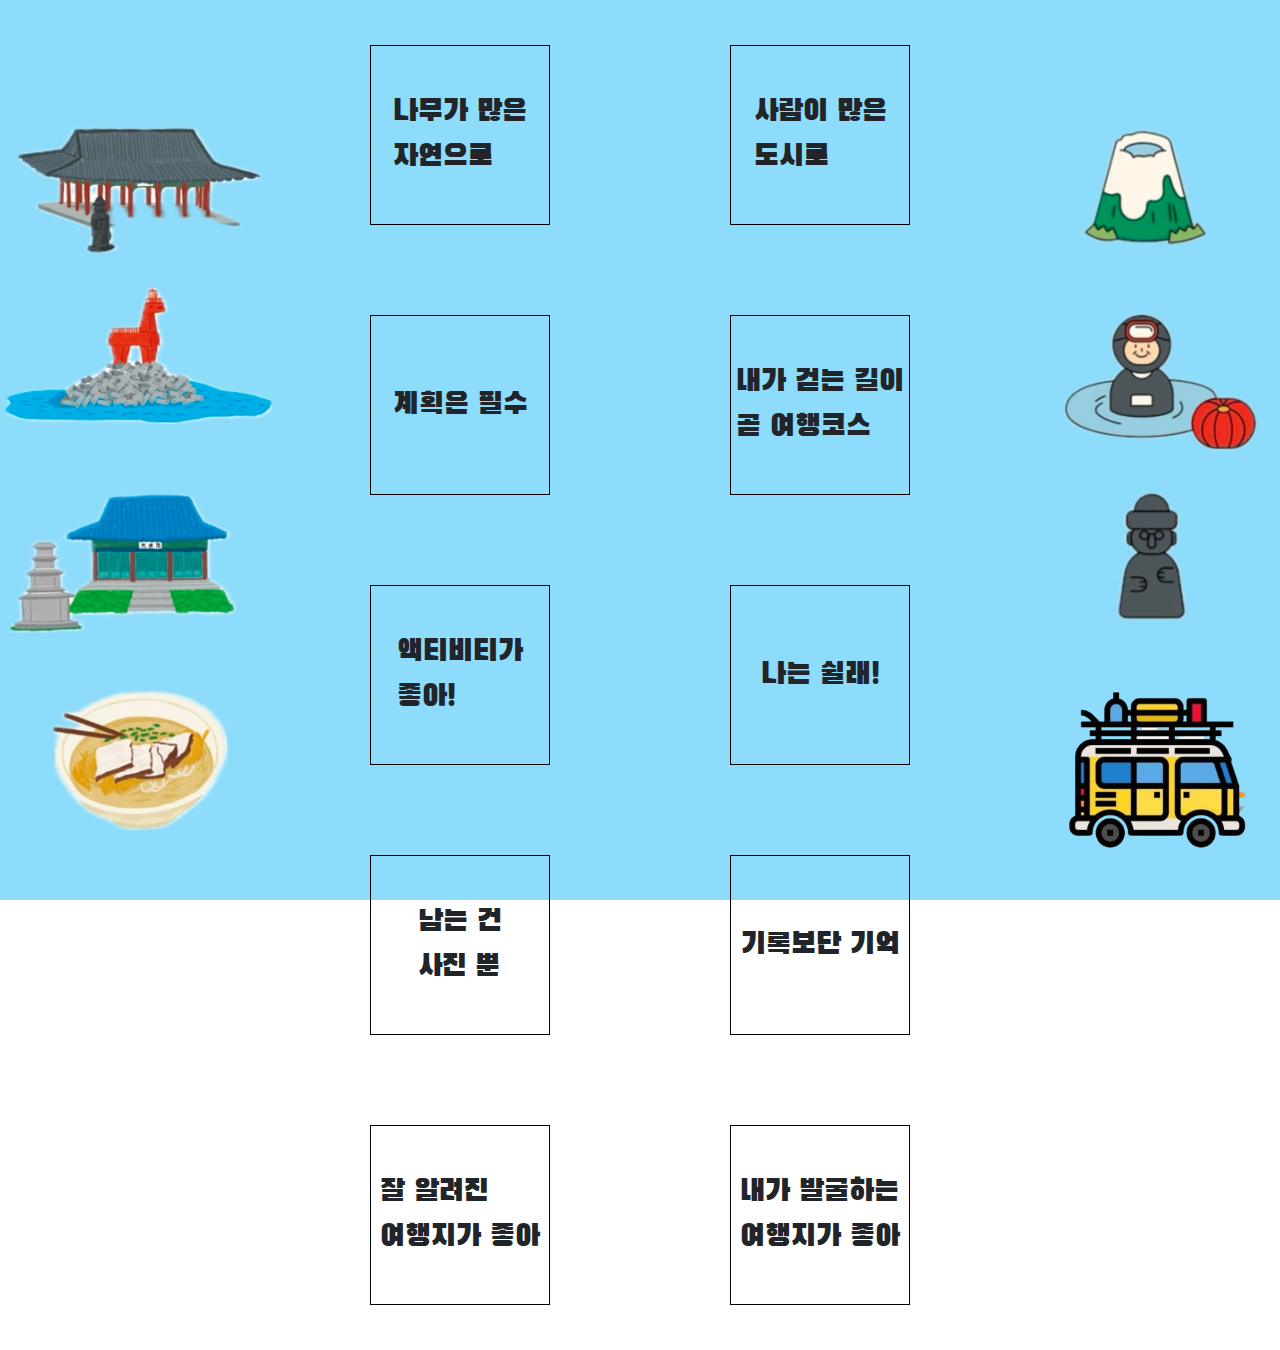
<file: templates/index.html>
<!DOCTYPE html>
<html lang="en">
  <head>
    <meta charset="UTF-8" />
    <meta name="viewport" content="width=device-width, initial-scale=1.0" />
    <title>Document</title>
    <link
      href="https://cdn.jsdelivr.net/npm/bootstrap@5.3.3/dist/css/bootstrap.min.css"
      rel="stylesheet"
      integrity="sha384-QWTKZyjpPEjISv5WaRU9OFeRpok6YctnYmDr5pNlyT2bRjXh0JMhjY6hW+ALEwIH"
      crossorigin="anonymous"
    />
    <link rel="stylesheet" href="/static/css/style.css" />
    <link rel="preconnect" href="https://fonts.googleapis.com" />
    <link rel="preconnect" href="https://fonts.gstatic.com" crossorigin />
    <link
      href="https://fonts.googleapis.com/css2?family=Black+Han+Sans&family=Do+Hyeon&family=New+Amsterdam&display=swap"
      rel="stylesheet"
    />
  </head>

  <body>
    <div class="question-area" data-question="nature_city">
      <div class="question-box" data-value="nature">
        나무가 많은<br />
        자연으로
      </div>
      <div class="question-box" data-value="city">사람이 많은 <br />도시로</div>
    </div>
    <div class="question-area" data-question="plan_no_plan">
      <div class="question-box" data-value="plan">계획은 필수</div>
      <div class="question-box" data-value="no-plan">
        내가 걷는 길이<br />
        곧 여행코스
      </div>
    </div>
<div class="question-area" data-question="play_no_play">
      <div class="question-box" data-value="play">액티비티가 <br>좋아!</div>
      <div class="question-box" data-value="no-play">나는 쉴래!</div>
    </div>  
    <div class="question-area" data-question="photo_memory">
      <div class="question-box" data-value="photo">남는 건 <br />사진 뿐</div>
      <div class="question-box" data-value="memory">기록보단 기억</div>
    </div>
    <div class="question-area" data-question="famous_discover">
      <div class="question-box" data-value="famous">
        잘 알려진 <br />여행지가 좋아
      </div>
      <div class="question-box" data-value="discover">
        내가 발굴하는<br />
        여행지가 좋아
      </div>
    </div>

    <img
      src="/static/images/first_page_icon.png"
      alt="bus"
      class="bus-icon"
      width="250"
      onclick="moveBus()"
    />

    <script
      src="https://cdn.jsdelivr.net/npm/bootstrap@5.3.3/dist/js/bootstrap.bundle.min.js"
      integrity="sha384-YvpcrYf0tY3lHB60NNkmXc5s9fDVZLESaAA55NDzOxhy9GkcIdslK1eN7N6jIeHz"
      crossorigin="anonymous"
    ></script>
    <script src="/static/js/script.js"></script>
  </body>
</html>
</file>
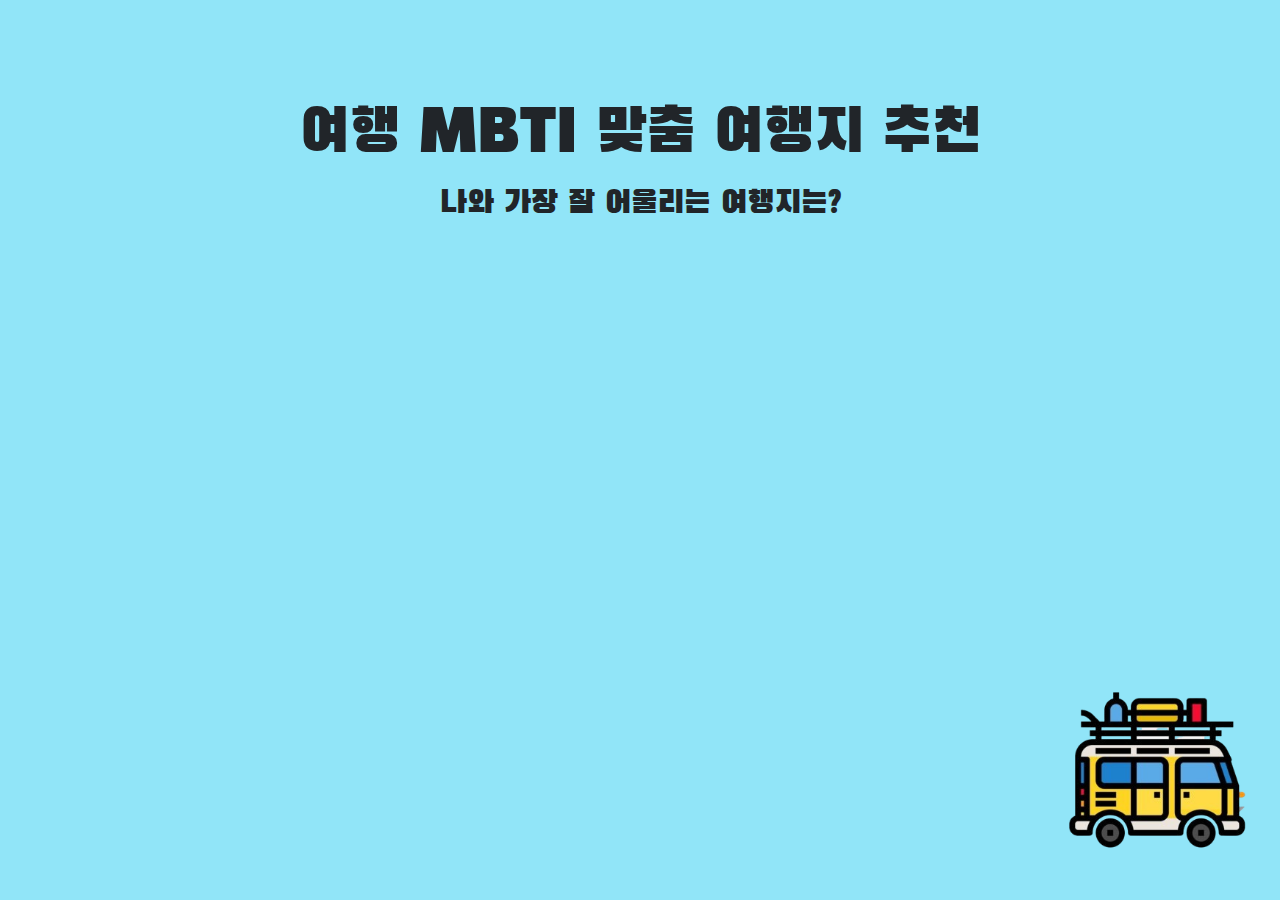
<file: templates/first.html>
<!DOCTYPE html>
<html lang="en">
  <head>
    <meta charset="UTF-8" />
    <meta name="viewport" content="width=device-width, initial-scale=1.0" />
    <title>Document</title>
    <link
      href="https://cdn.jsdelivr.net/npm/bootstrap@5.3.3/dist/css/bootstrap.min.css"
      rel="stylesheet"
      integrity="sha384-QWTKZyjpPEjISv5WaRU9OFeRpok6YctnYmDr5pNlyT2bRjXh0JMhjY6hW+ALEwIH"
      crossorigin="anonymous"
    />
    <link rel="stylesheet" href="/static/css/first.css" />
    <link rel="preconnect" href="https://fonts.googleapis.com" />
    <link rel="preconnect" href="https://fonts.gstatic.com" crossorigin />
    <link
      href="https://fonts.googleapis.com/css2?family=Black+Han+Sans&family=Do+Hyeon&family=New+Amsterdam&display=swap"
      rel="stylesheet"
    />
  </head>

  <body>
    <div>
      <div class="title">여행 MBTI 맞춤 여행지 추천</div>
    </div>
    <div class="sub-title">나와 가장 잘 어울리는 여행지는?</div>

    <img
    src="/static/images/first_page_icon.png"
    alt="bus"
    class="bus-icon"
    width="250"
    onclick="location.href='/test-first'"
  />

    <script
      src="https://cdn.jsdelivr.net/npm/bootstrap@5.3.3/dist/js/bootstrap.bundle.min.js"
      integrity="sha384-YvpcrYf0tY3lHB60NNkmXc5s9fDVZLESaAA55NDzOxhy9GkcIdslK1eN7N6jIeHz"
      crossorigin="anonymous"
    ></script>
  </body>
</html>
</file>
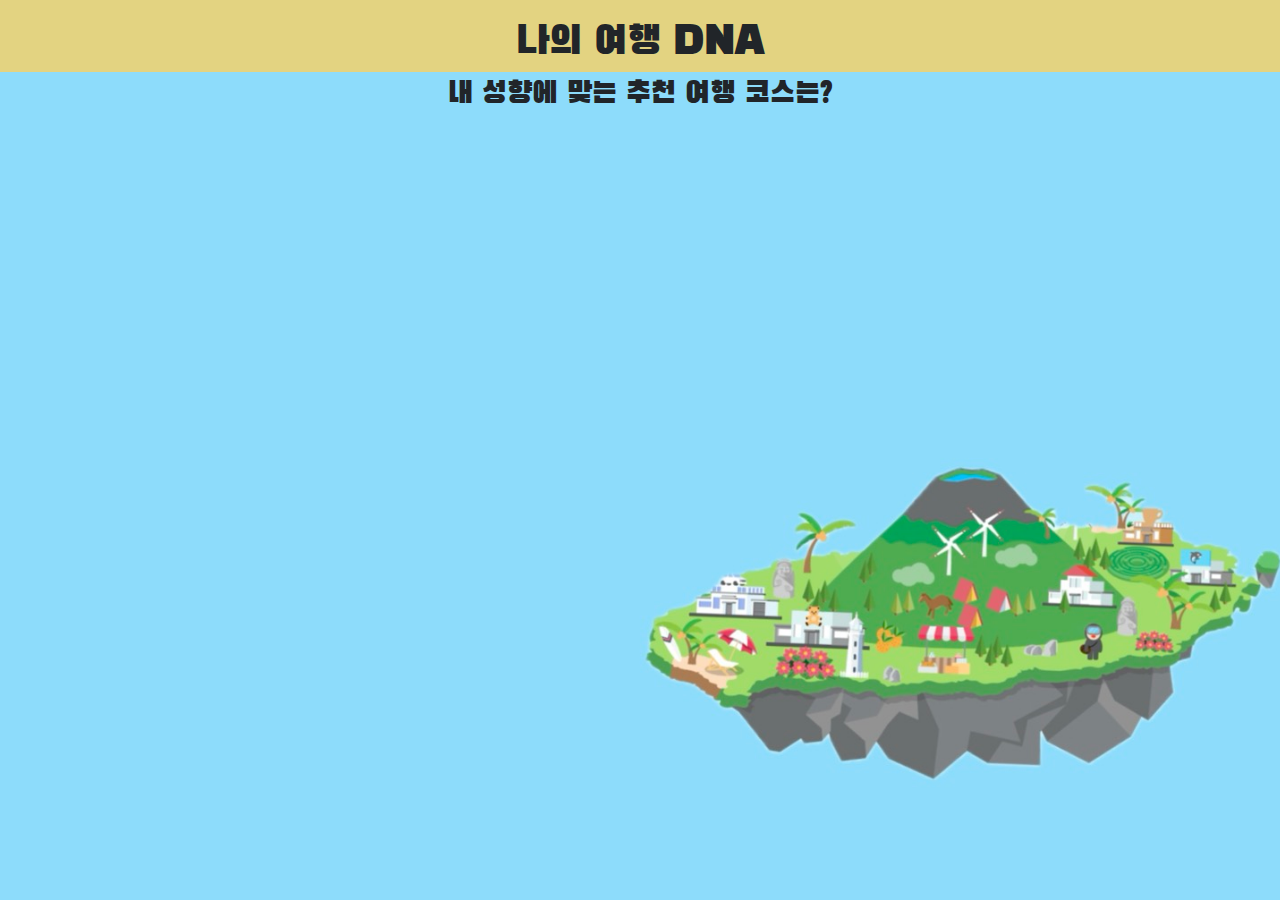
<file: templates/result.html>
<!DOCTYPE html>
<html lang="en">
  <head>
    <meta charset="UTF-8" />
    <meta name="viewport" content="width=device-width, initial-scale=1.0" />
    <title>Document</title>
    <link
      href="https://cdn.jsdelivr.net/npm/bootstrap@5.3.3/dist/css/bootstrap.min.css"
      rel="stylesheet"
      integrity="sha384-QWTKZyjpPEjISv5WaRU9OFeRpok6YctnYmDr5pNlyT2bRjXh0JMhjY6hW+ALEwIH"
      crossorigin="anonymous"
    />
    <link rel="stylesheet" href="/static/css/result.css" />
    <link rel="preconnect" href="https://fonts.googleapis.com" />
    <link rel="preconnect" href="https://fonts.gstatic.com" crossorigin />
    <link
      href="https://fonts.googleapis.com/css2?family=Black+Han+Sans&family=Do+Hyeon&family=New+Amsterdam&display=swap"
      rel="stylesheet"
    />
  </head>
  <body>
    <div class="header">나의 여행 DNA</div>

    <div class="result-bar">내 성향에 맞는 추천 여행 코스는?</div>
    <div class="result-content" id="result-content"></div>
    
    <script src="https://code.jquery.com/jquery-3.6.0.min.js"></script>
    <script src="/static/js/result.js"></script>
  </body>
</html>
</file>
<file: static/css/style.css>
body {
  background-image: url("/static/images/result_bg.jpg"); /* Cover the entire page */
  background-size: cover;
  background-position: center; /* Center the background image */
  background-repeat: no-repeat; /* Do not repeat the image */
  background-attachment: fixed; /* Keep the background fixed during scrolling *          /* Full viewport height */
  margin: 0; /* Remove default margin */
  padding: 0;
}

.question-area {
  display: flex;
  justify-content: center;
  
}

.question-box {
  border: 1.5px solid black;
  height: 20vh;
  width: 20vh;
  margin: 1.5em 3em;
  display: flex;
  align-items: center;
  justify-content: center;
  cursor: pointer;
  transition: background-color 0.3s; /* Smooth transition for background color change */
  font-family: "Black Han Sans", sans-serif;
  font-weight: 400;
  font-style: normal;
  font-size: 30px;
}

.question-box.selected,
.question-box:hover {
  background-color: rgb(81, 145, 206); /* Ensure this color shows up */
}

.result-bt {
  margin-top: 3em;
  float: right;
}

.bus-icon {
  position: fixed;
  right: 0;
  bottom: 0;
  z-index: 1000;
  transition: transform 1s ease-in-out;
}

.move-right {
  animation: moveBus 2s forwards;
}

@keyframes moveBus {
  0% {
    transform: translateX(0); /* Start at the original position */
  }
  25% {
    transform: translateX(-20%); /* Move further to the left */
  }
  50% {
    transform: translateX(0); /* Move back to the original position */
  }
  100% {
    transform: translateX(100%); /* Move to the right off the screen */
  }
}
</file>
<file: static/css/first.css>
body {
  background-image: url("https://www.urbanbrush.net/web/wp-content/uploads/edd/2023/06/urban-20230619094421261283.jpg"); /* Cover the entire page */
  background-size: cover;
  background-position: center; /* Center the background image */
  background-repeat: no-repeat; /* Do not repeat the image */
  background-attachment: fixed; /* Keep the background fixed during scrolling *          /* Full viewport height */
  margin: 0; /* Remove default margin */
  padding: 0;
  background-color: #91e5f8;
}

.bus-icon {
  position: absolute;
  right: 0; /* Align image to the right */
  bottom: 0; /* Align image to the bottom */
}

.title {
  text-align: center;
  font-size: 60px;
  font-weight: 400;
  margin-top: 1.5em;
  font-family: "Black Han Sans", sans-serif;

  font-style: normal;
}

.sub-title {
  text-align: center;
  font-size: 32px;
  font-family: "Black Han Sans", sans-serif;
  font-weight: 400;
  font-style: normal;
}
</file>
<file: static/css/result.css>
body {
  background-image: url("/static/images/result-bg.jpg"); /* Cover the entire page */
  background-size: cover;
  background-position: center; /* Center the background image */
  background-repeat: no-repeat; /* Do not repeat the image */
  background-attachment: fixed; /* Keep the background fixed during scrolling *          /* Full viewport height */
  margin: 0; /* Remove default margin */
  padding: 0;
}

.header {
  background-color: rgb(227, 211, 129);
  height: 8vh;
  text-align: center;
  font-size: 40px;
  font-weight: 900;
  padding-top: 0.3em;
  font-family: "Black Han Sans", sans-serif;
  font-weight: 400;
  font-style: normal;
}

.result-bar {
  text-align: center;
  font-size: 30px;
  font-weight: 600;
  font-family: "Black Han Sans", sans-serif;
  font-weight: 400;
  font-style: normal;
}

.result-content {
  /* border: 1px solid red; */
  margin-top: 3em;
  padding-left: 3em;
  font-size: x-large;
  font-family: "Black Han Sans", sans-serif;
  font-weight: 400;
  font-style: normal;
}
</file>
